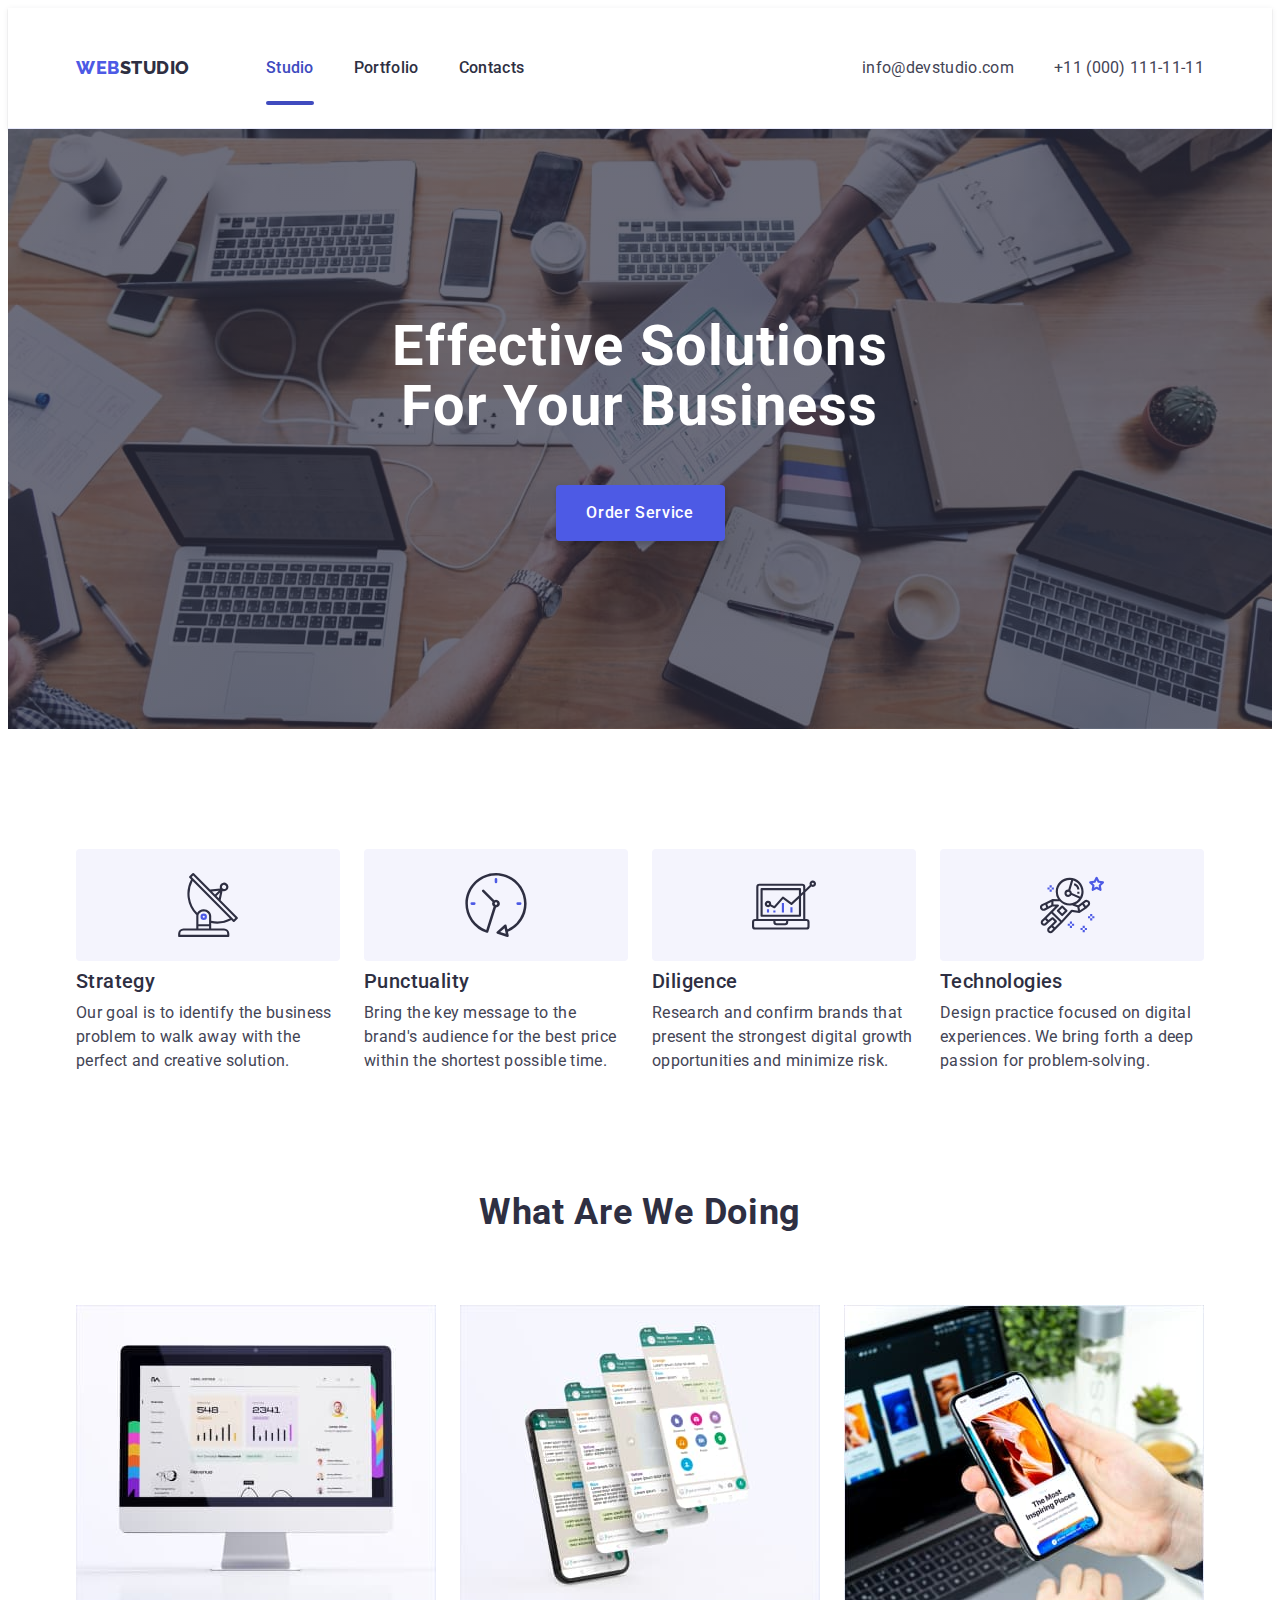
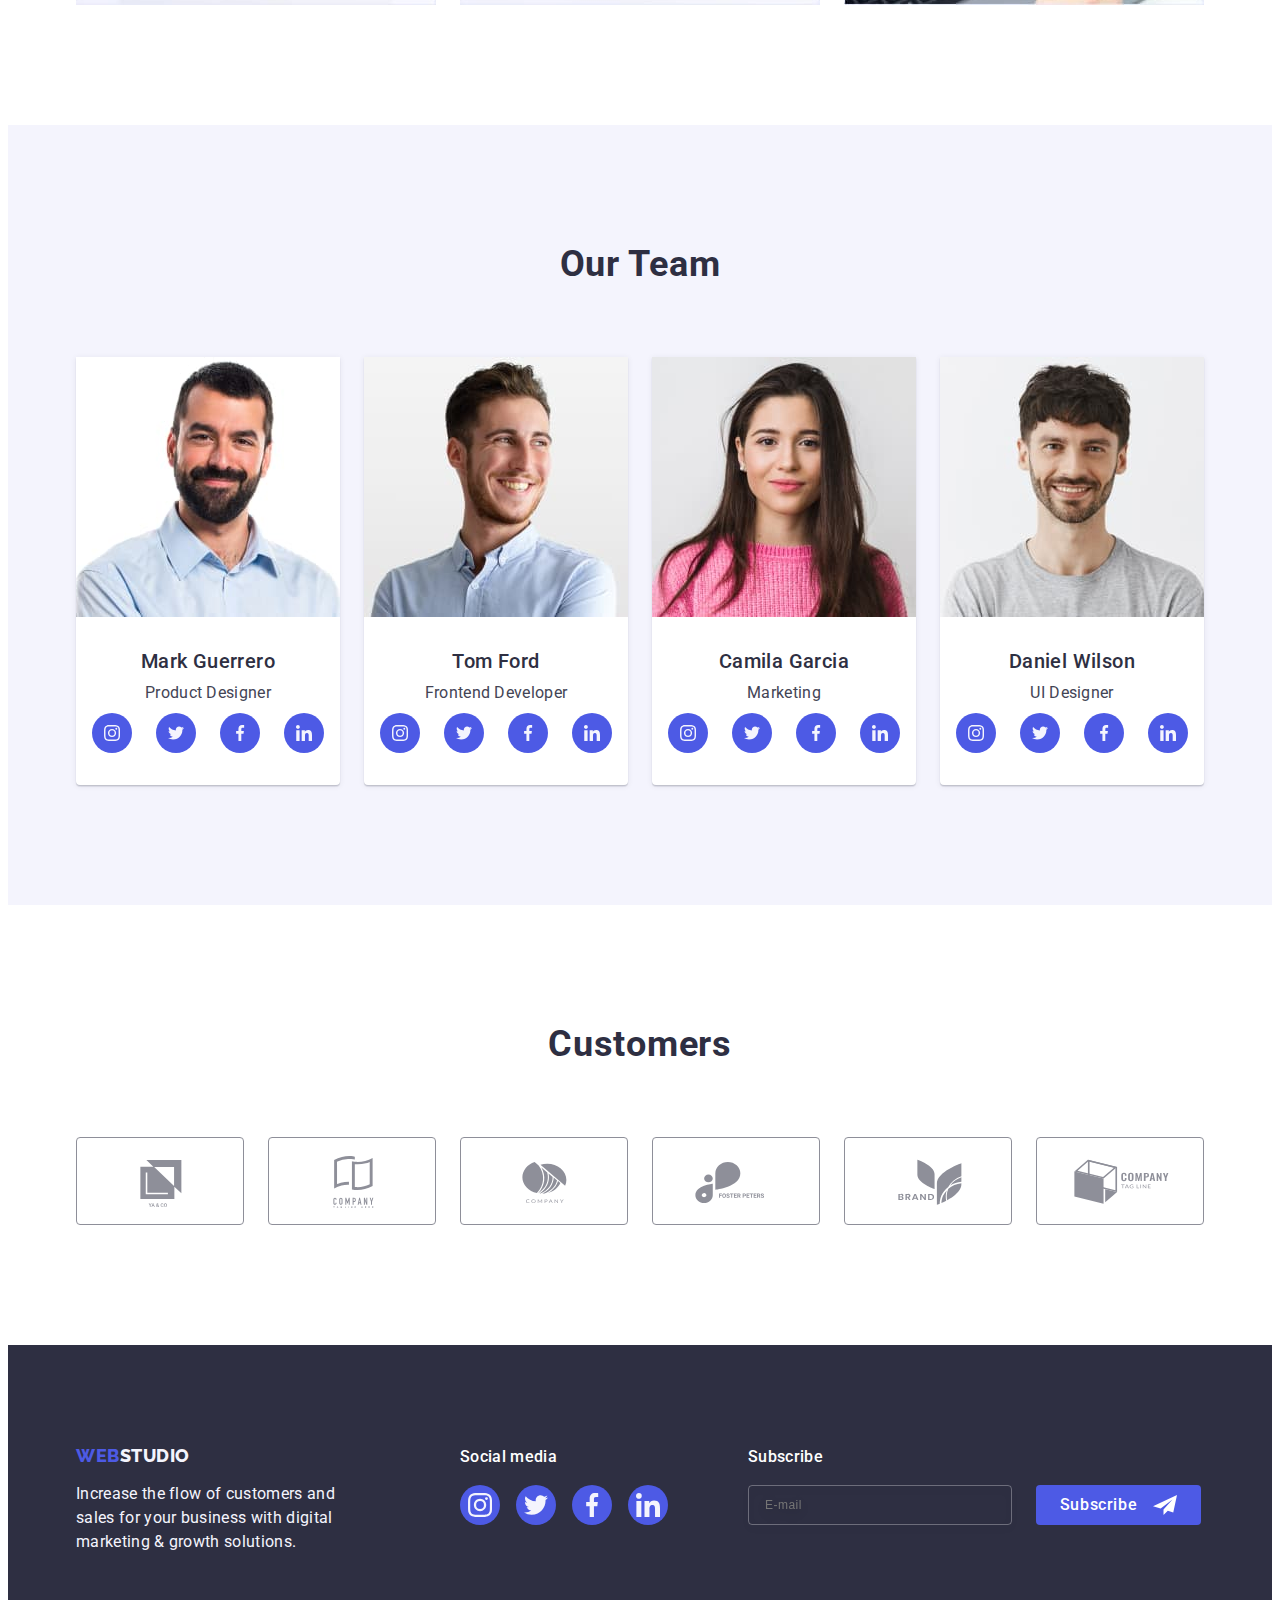
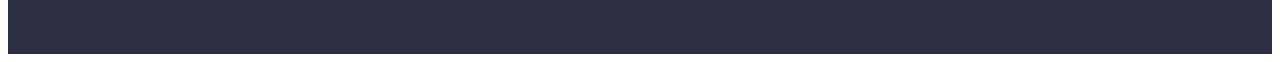
<file: index.html>
<!DOCTYPE html>
<html lang="en">

<head>
    <meta charset="UTF-8">
    <meta http-equiv="X-UA-Compatible" content="IE=edge">
    <meta name="viewport" content="width=device-width, initial-scale=1.0">
    <title>WebStudio</title>
    <link rel="preconnect" href="https://fonts.googleapis.com" />
    <link rel="preconnect" href="https://fonts.gstatic.com" crossorigin />
    <link href="https://fonts.googleapis.com/css2?family=Raleway:wght@800&family=Roboto:wght@400;500;700&display=swap"
        rel="stylesheet" />
    <link rel="stylesheet" href="https://cdnjs.cloudflare.com/ajax/libs/modern-normalize/2.0.0/modern-normalize.min.css"
        integrity="sha512-4xo8blKMVCiXpTaLzQSLSw3KFOVPWhm/TRtuPVc4WG6kUgjH6J03IBuG7JZPkcWMxJ5huwaBpOpnwYElP/m6wg=="
        crossorigin="anonymous" referrerpolicy="no-referrer" />
    <link rel="stylesheet" href="./css/styles.css" />

</head>

<body>
    <header class="header">
        <div class="container header-container">
            <nav class="header-nav">
                <a href="./index.html" class="header-logo link">Web<span class="style-logo">Studio</span>
                </a>
                <ul class="nav-list list">
                    <li class="nav-item"><a class="nav-link link current" href="./index.html">Studio</a></li>
                    <li class="nav-item"><a class="nav-link link" href="./portfolio.html">Portfolio</a></li>
                    <li class="nav-item"><a class="nav-link link" href="">Contacts</a></li>
                </ul>
            </nav>

            <address class="header-address">
                <ul class="address-list list">
                    <li class="address-item"><a class="address-link link"
                            href="mailto:info@devstudio.com">info@devstudio.com</a>
                    </li>
                    <li class="address-item"><a class="address-link link" href="tel:+110001111111">+11 (000)
                            111-11-11</a></li>
                </ul>
            </address>
            <button type="button" class="burger-button js-open-menu">
                <svg class="burger-svg" width="32" height="22">
                    <use href="./images/icons.svg#icon-burger-menu"></use>
                </svg>
            </button>
        </div>

        <!-- Mobile menu -->

        <div class="mob-menu js-menu-container">
            <div class="mob-menu-container">
                <button class="mob-close-button js-close-menu" type="button">
                    <svg class="close-icon" width="8" height="8">
                        <use href="./images/icons.svg#icon-close-black"></use>
                    </svg>
                </button>
                <nav class="mob-header-nav">
                    <ul class="mob-nav-list list">
                        <li class="mob-nav-item"><a href="./index.html" class="mob-nav-link link current">Studio</a>
                        </li>
                        <li class="mob-nav-item"><a href="./portfolio.html" class="mob-nav-link link">Portfolio</a></li>
                        <li class="mob-nav-item"><a href="" class="mob-nav-link link">Contacts</a></li>
                    </ul>
                </nav>
                <div class="mob-bottom">
                    <address class="mob-header-address">
                        <ul class="mob-address-list list">
                            <li class="tel"><a href="tel:+110001111111" target="_blank" class="link tel-color">+11
                                    (000)
                                    111-11-11</a></li>
                            <li><a href="mailto:info@devstudio.com" target="_blank"
                                    class="mob-address-link link">info@devstudio.com</a></li>
                        </ul>
                    </address>
                    <ul class="mob-soc-list list">
                        <li class="mob-soc-item">
                            <a href="" class="mob-soc-link link" target="_blank" rel="noopener noreferrer">
                                <svg class="team-icon" width="24" height="24">
                                    <use href="./images/icons.svg#icon-instagram"></use>
                                </svg>
                            </a>
                        </li>
                        <li class="mob-soc-item">
                            <a href="" class="mob-soc-link link" target="_blank" rel="noopener noreferrer">
                                <svg class="team-icon" width="24" height="24">
                                    <use href="./images/icons.svg#icon-twitter"></use>
                                </svg>
                            </a>
                        </li>
                        <li class="mob-soc-item">
                            <a href="" class="mob-soc-link link" target="_blank" rel="noopener noreferrer">
                                <svg class="team-icon" width="24" height="24">
                                    <use href="./images/icons.svg#icon-facebook"></use>
                                </svg>
                            </a>
                        </li>
                        <li class="mob-soc-item">
                            <a href="" class="mob-soc-link link" target="_blank" rel="noopener noreferrer">
                                <svg class="team-icon" width="24" height="24">
                                    <use href="./images/icons.svg#icon-linkedin"></use>
                                </svg>
                            </a>
                        </li>
                    </ul>
                </div>
            </div>
        </div>
    </header>

    <main>

        <!-- Hero -->

        <section class="hero">
            <div class="container">
                <h1 class="hero-title">Effective Solutions for Your Business</h1>
                <button type="button" class="hero-button" data-modal-open>Order Service</button>
            </div>
        </section>

        <!-- Section 2 -->

        <section class="features">
            <div class="container">
                <h2 class="visually-hidden">Features</h2>
                <ul class="features-list list">
                    <li class="features-item">
                        <div class="features-item-box">
                            <svg class="features-item-icon" width="64" height="64">
                                <use href="./images/icons.svg#icon-antenna">

                                </use>
                            </svg>
                        </div>
                        <h3 class="features-item-title">Strategy</h3>
                        <p class="features-text">Our goal is to identify the business
                            problem to walk away with the perfect and creative solution.</p>
                    </li>
                    <li class="features-item">
                        <div class="features-item-box">
                            <svg class="features-item-icon" width="64" height="64">
                                <use href="./images/icons.svg#icon-clock">

                                </use>
                            </svg>
                        </div>
                        <h3 class="features-item-title">Punctuality</h3>
                        <p class="features-text">Bring the key message to the brand's audience for the best price within
                            the
                            shortest possible
                            time.</p>
                    </li>
                    <li class="features-item">
                        <div class="features-item-box">
                            <svg class="features-item-icon" width="64" height="64">
                                <use href="./images/icons.svg#icon-diagram">

                                </use>
                            </svg>
                        </div>
                        <h3 class="features-item-title">Diligence</h3>
                        <p class="features-text">Research and confirm brands that present the strongest digital growth
                            opportunities and minimize
                            risk.</p>
                    </li>
                    <li class="features-item">
                        <div class="features-item-box">
                            <svg class="features-item-icon" width="64" height="64">
                                <use href="./images/icons.svg#icon-astronaut">

                                </use>
                            </svg>
                        </div>
                        <h3 class="features-item-title">Technologies</h3>
                        <p class="features-text">Design practice focused on digital experiences. We bring forth a deep
                            passion for
                            problem-solving.</p>
                    </li>
                </ul>
            </div>
        </section>

        <!-- Section 3 -->

        <section class="project">
            <div class="container">
                <h2 class="project-title">What are we doing</h2>
                <ul class="project-list list">
                    <li class="project-item"><img srcset="./images/img1-2x.jpg 2x" src="./images/img1.jpg" alt="desktop"
                            width="360" height="300"></li>
                    <li class="project-item"><img srcset="./images/img2-2x.jpg 2x" src="./images/img2.jpg"
                            alt="phonescreen" width="360" height="300">
                    </li>
                    <li class="project-item"><img srcset="./images/img3-2x.jpg 2x" src="./images/img3.jpg"
                            alt="mobile app" width="360" height="300">
                    </li>
                </ul>
            </div>
        </section>

        <!-- Section 4 -->

        <section class="team">
            <div class="container">
                <h2 class="section-title">Our Team</h2>
                <ul class="team-list list">
                    <li class="team-item">
                        <img class="team-item-img" srcset="./images/mark-2x.jpg 2x" src="./images/mark.jpg"
                            alt="Mark Guerrero" width="264" height="260">
                        <div class="team-card">
                            <h3 class="teammate">Mark Guerrero</h3>
                            <p class="team-text">Product Designer</p>
                            <ul class="team-soc-list list">
                                <li class="team-soc-item">
                                    <a class="team-soc-link link" href="" target="_blank" rel="noopener noreferrer">
                                        <svg class="team-soc-icon" width="16" height="16">
                                            <use href="./images/icons.svg#icon-instagram"></use>
                                        </svg>
                                    </a>
                                </li>
                                <li class="team-soc-item">
                                    <a class="team-soc-link link" href="" target="_blank" rel="noopener noreferrer">
                                        <svg class="team-soc-icon" width="16" height="16">
                                            <use href="./images/icons.svg#icon-twitter"></use>
                                        </svg>
                                    </a>
                                </li>
                                <li class="team-soc-item">
                                    <a class="team-soc-link link" href="" target="_blank" rel="noopener noreferrer">
                                        <svg class="team-soc-icon" width="16" height="16">
                                            <use href="./images/icons.svg#icon-facebook"></use>
                                        </svg>
                                    </a>
                                </li>
                                <li class="team-soc-item">
                                    <a class="team-soc-link link" href="" target="_blank" rel="noopener noreferrer">
                                        <svg class="team-soc-icon" width="16" height="16">
                                            <use href="./images/icons.svg#icon-linkedin"></use>
                                        </svg>
                                    </a>
                                </li>
                            </ul>
                        </div>
                    </li>

                    <li class="team-item">
                        <img class="team-item-img" srcset="./images/tom-2x.jpg 2x" src="./images/tom.jpg" alt="Tom Ford"
                            width="264" height="260">
                        <div class="team-card">
                            <h3 class="teammate">Tom Ford</h3>
                            <p class="team-text">Frontend Developer</p>
                            <ul class="team-soc-list list">
                                <li class="team-soc-item">
                                    <a class="team-soc-link link" href="" target="_blank" rel="noopener noreferrer">
                                        <svg class="team-soc-icon" width="16" height="16">
                                            <use href="./images/icons.svg#icon-instagram"></use>
                                        </svg>
                                    </a>
                                </li>
                                <li class="team-soc-item">
                                    <a class="team-soc-link link" href="" target="_blank" rel="noopener noreferrer">
                                        <svg class="team-soc-icon" width="16" height="16">
                                            <use href="./images/icons.svg#icon-twitter"></use>
                                        </svg>
                                    </a>
                                </li>
                                <li class="team-soc-item">
                                    <a class="team-soc-link link" href="" target="_blank" rel="noopener noreferrer">
                                        <svg class="team-soc-icon" width="16" height="16">
                                            <use href="./images/icons.svg#icon-facebook"></use>
                                        </svg>
                                    </a>
                                </li>
                                <li class="team-soc-item">
                                    <a class="team-soc-link link" href="" target="_blank" rel="noopener noreferrer">
                                        <svg class="team-soc-icon" width="16" height="16">
                                            <use href="./images/icons.svg#icon-linkedin"></use>
                                        </svg>
                                    </a>
                                </li>
                            </ul>
                        </div>
                    </li>

                    <li class="team-item">
                        <img class="team-item-img" srcset="./images/camilia-2x.jpg 2x" src="./images/camila.jpg"
                            alt="Camila Garcia" width="264" height="260">
                        <div class="team-card">
                            <h3 class="teammate">Camila Garcia</h3>
                            <p class="team-text">Marketing</p>
                            <ul class="team-soc-list list">
                                <li class="team-soc-item">
                                    <a class="team-soc-link link" href="" target="_blank" rel="noopener noreferrer">
                                        <svg class="team-soc-icon" width="16" height="16">
                                            <use href="./images/icons.svg#icon-instagram"></use>
                                        </svg>
                                    </a>
                                </li>
                                <li class="team-soc-item">
                                    <a class="team-soc-link link" href="" target="_blank" rel="noopener noreferrer">
                                        <svg class="team-soc-icon" width="16" height="16">
                                            <use href="./images/icons.svg#icon-twitter"></use>
                                        </svg>
                                    </a>
                                </li>
                                <li class="team-soc-item">
                                    <a class="team-soc-link link" href="" target="_blank" rel="noopener noreferrer">
                                        <svg class="team-soc-icon" width="16" height="16">
                                            <use href="./images/icons.svg#icon-facebook"></use>
                                        </svg>
                                    </a>
                                </li>
                                <li class="team-soc-item">
                                    <a class="team-soc-link link" href="" target="_blank" rel="noopener noreferrer">
                                        <svg class="team-soc-icon" width="16" height="16">
                                            <use href="./images/icons.svg#icon-linkedin"></use>
                                        </svg>
                                    </a>
                                </li>
                            </ul>
                        </div>
                    </li>

                    <li class="team-item">
                        <img class="team-item-img" srcset="./images/daniel-2x.jpg 2x" src="./images/daniel.jpg"
                            alt="Daniel Wilson" width="264" height="260">
                        <div class="team-card">
                            <h3 class="teammate">Daniel Wilson</h3>
                            <p class="team-text">UI Designer</p>
                            <ul class="team-soc-list list">
                                <li class="team-soc-item">
                                    <a class="team-soc-link link" href="" target="_blank" rel="noopener noreferrer">
                                        <svg class="team-soc-icon" width="16" height="16">
                                            <use href="./images/icons.svg#icon-instagram"></use>
                                        </svg>
                                    </a>
                                </li>
                                <li class="team-soc-item">
                                    <a class="team-soc-link link" href="" target="_blank" rel="noopener noreferrer">
                                        <svg class="team-soc-icon" width="16" height="16">
                                            <use href="./images/icons.svg#icon-twitter"></use>
                                        </svg>
                                    </a>
                                </li>
                                <li class="team-soc-item">
                                    <a class="team-soc-link link" href="" target="_blank" rel="noopener noreferrer">
                                        <svg class="team-soc-icon" width="16" height="16">
                                            <use href="./images/icons.svg#icon-facebook"></use>
                                        </svg>
                                    </a>
                                </li>
                                <li class="team-soc-item">
                                    <a class="team-soc-link link" href="" target="_blank" rel="noopener noreferrer">
                                        <svg class="team-soc-icon" width="16" height="16">
                                            <use href="./images/icons.svg#icon-linkedin"></use>
                                        </svg>
                                    </a>
                                </li>
                            </ul>
                        </div>
                    </li>

                </ul>
            </div>
        </section>

        <!-- Section 5 -->

        <section class="customers">
            <div class="container">
                <h2 class="section-title">Customers</h2>
                <ul class="customers-list list">
                    <li class="customers-item">
                        <a class="customers-link link" href="" target="_blank" rel="noopener noreferrer">
                            <svg class="customers-icon" width="104" height="56">
                                <use href="./images/icons.svg#icon-logo1">

                                </use>
                            </svg>
                        </a>
                    </li>
                    <li class="customers-item">
                        <a class="customers-link link" href="" target="_blank" rel="noopener noreferrer">
                            <svg class="customers-icon" width="104" height="56">
                                <use href="./images/icons.svg#icon-logo2">

                                </use>
                            </svg>
                        </a>
                    </li>
                    <li class="customers-item">
                        <a class="customers-link link" href="" target="_blank" rel="noopener noreferrer">
                            <svg class="customers-icon" width="104" height="56">
                                <use href="./images/icons.svg#icon-logo3">

                                </use>
                            </svg>
                        </a>
                    </li>
                    <li class="customers-item">
                        <a class="customers-link link" href="" target="_blank" rel="noopener noreferrer">
                            <svg class="customers-icon" width="104" height="56">
                                <use href="./images/icons.svg#icon-logo4">

                                </use>
                            </svg>
                        </a>
                    </li>
                    <li class="customers-item">
                        <a class="customers-link link" href="" target="_blank" rel="noopener noreferrer">
                            <svg class="customers-icon" width="104" height="56">
                                <use href="./images/icons.svg#icon-logo5">

                                </use>
                            </svg>
                        </a>
                    </li>
                    <li class="customers-item">
                        <a class="customers-link link" href="" target="_blank" rel="noopener noreferrer">
                            <svg class="customers-icon" width="104" height="56">
                                <use href="./images/icons.svg#icon-logo6">

                                </use>
                            </svg>
                        </a>
                    </li>
                </ul>
            </div>

        </section>

    </main>

    <!-- Footer -->

    <footer class="footer">
        <div class="container footer-container">
            <div class="footer-left-container">
                <a href="./index.html" class="footer-logo link">Web<span class="logo-style">Studio</span></a>
                <p class="footer-text">Increase the flow of customers and sales for your business with digital marketing
                    & growth solutions.</p>
            </div>
            <div class="footer-right-container">
                <p class="footer-section-title">Social media</p>
                <ul class="footer-soc-list list">
                    <li class="footer-soc-item">
                        <a class="footer-soc-link link" href="" target="_blank" rel="noopener noreferrer">
                            <svg class="footer-soc-icon" width="24" height="24">
                                <use href="./images/icons.svg#icon-instagram"></use>
                            </svg>
                        </a>
                    </li>
                    <li class="footer-soc-item">
                        <a class="footer-soc-link link" href="" target="_blank" rel="noopener noreferrer">
                            <svg class="footer-soc-icon" width="24" height="24">
                                <use href="./images/icons.svg#icon-twitter"></use>
                            </svg>
                        </a>
                    </li>
                    <li class="footer-soc-item">
                        <a class="footer-soc-link link" href="" target="_blank" rel="noopener noreferrer">
                            <svg class="footer-soc-icon" width="24" height="24">
                                <use href="./images/icons.svg#icon-facebook"></use>
                            </svg>
                        </a>
                    </li>
                    <li class="footer-soc-item">
                        <a class="footer-soc-link link" href="" target="_blank" rel="noopener noreferrer">
                            <svg class="footer-soc-icon" width="24" height="24">
                                <use href="./images/icons.svg#icon-linkedin"></use>
                            </svg>
                        </a>
                    </li>
                </ul>
            </div>
            <div class="footer-form">
                <p class="footer-section-title">Subscribe</p>
                <form class="subscribe-form">
                    <label class="footer-form-field">
                        <input class="footer-input" name="email" minlength="3" pattern="[a-z]" type="email"
                            placeholder="E-mail" />
                    </label>
                    <button type="submit" class="footer-button">Subscribe
                        <svg class="footer-button-icon" width="24" height="24">
                            <use href="./images/icons.svg#icon-subscribe-icon"></use>
                        </svg>
                    </button>
                </form>
            </div>
        </div>
    </footer>

    <!-- Modal-window -->

    <div class="backdrop is-hidden" data-modal>
        <div class="modal">
            <button type="button" class="modal-close-button" data-modal-close>
                <svg class="modal-close-icon" width="8" height="8">
                    <use href="./images/icons.svg#icon-close-black-18dp-2-1-2"></use>
                </svg>
            </button>
            <p class="modal-title">Leave your contacts and we will call you back</p>
            <form class="modal-form">
                <div class="modal-field">
                    <label for="user-name" class="modal-form-field">Name</label>
                    <div class="input-wrap">
                        <input id="user-name" type="text" name="user-name" class="modal-input" required
                            pattern="[a-zA-Z]+" minlength="2" />
                        <svg class="modal-icon" width="18" height="24">
                            <use href="./images/icons.svg#icon-person-black-18dp-1-1"></use>
                        </svg>
                    </div>
                </div>
                <div class="modal-field">
                    <label for="user-phone" class="modal-form-field">Phone</label>
                    <div class="input-wrap">
                        <input id="user-phone" type="tel" name="user-phone" class="modal-input" required
                            pattern="^[0-9]{3}-[0-9]{3}-[0-9]{2}-[0-9]{2}" title="xxx-xxx-xx-xx" />
                        <svg class="modal-icon" width="18" height="24">
                            <use href="./images/icons.svg#icon-phone-black-18dp-1-1"></use>
                        </svg>
                    </div>
                </div>
                <div class="modal-field">
                    <label for="user-email" class="modal-form-field">Email</label>
                    <div class="input-wrap">
                        <input id="user-email" type="email" name="user-email" class="modal-input" required />
                        <svg class="modal-icon" width="18" height="24">
                            <use href="./images/icons.svg#icon-email-black-18dp-1-1"></use>
                        </svg>
                    </div>
                </div>
                <div class="modal-comment-field">
                    <label for="user-comment" class="modal-form-field">Comment</label>
                    <textarea id="user-comment" name="user-comment" class="modal-comment"
                        placeholder="Text input"></textarea>
                </div>
                <div class="modal-checkbox">
                    <input id="user-privacy" type="checkbox" name="user-privacy" value="true"
                        class="modal-form-check visually-hidden">
                    <label for="user-privacy" class="modal-form-check-desc">
                        <span class="checkbox-icon">
                            <svg class="check-icon" width="10" height="8">
                                <use href="./images/icons.svg#icon-check-icon"></use>
                            </svg>
                        </span> I accept the terms and conditions of the <a class="checkbox-link" href="">Privacy
                            Policy</a>
                    </label>
                </div>
                <button type="submit" class="modal-submit-button">Send</button>

            </form>
        </div>
    </div>
    <script src="./js/modal.js"></script>
    <script src="./js/mobile-menu.js"></script>
</body>

</html>
</file>
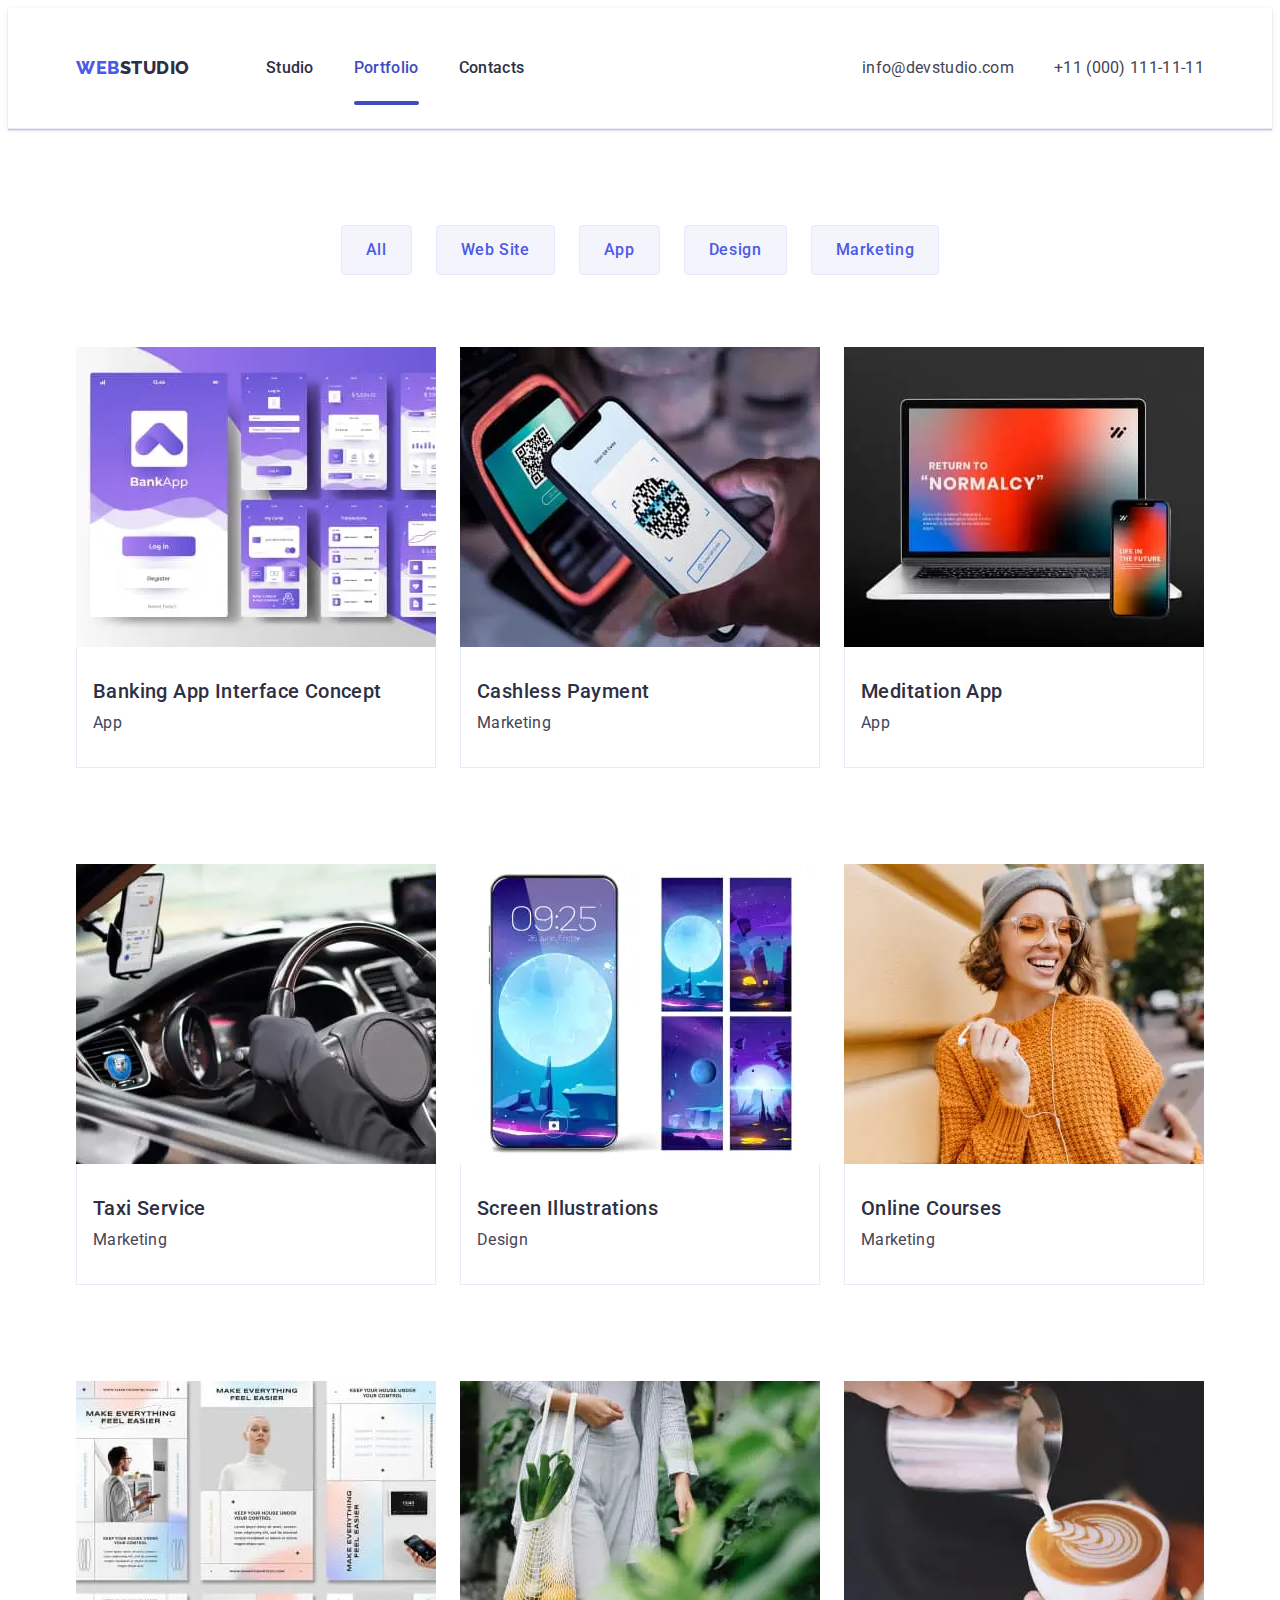
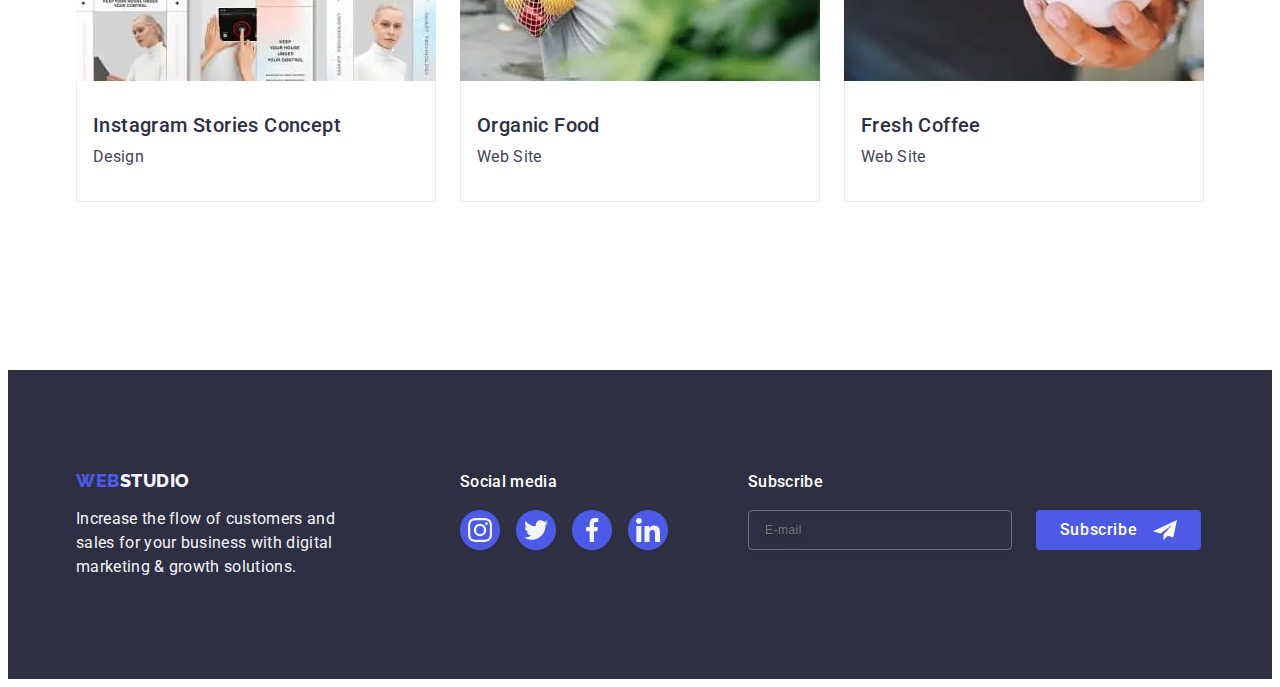
<file: portfolio.html>
<!DOCTYPE html>
<html lang="en">

<head>
    <meta charset="UTF-8">
    <meta http-equiv="X-UA-Compatible" content="IE=edge">
    <meta name="viewport" content="width=device-width, initial-scale=1.0">
    <title>Portfolio</title>
    <link rel="preconnect" href="https://fonts.googleapis.com">
    <link rel="preconnect" href="https://fonts.gstatic.com" crossorigin>
    <link href="https://fonts.googleapis.com/css2?family=Raleway:wght@800&family=Roboto:wght@400;500;700&display=swap"
        rel="stylesheet">
    <link rel="stylesheet" href="https://cdnjs.cloudflare.com/ajax/libs/modern-normalize/2.0.0/modern-normalize.min.css"
        integrity="sha512-4xo8blKMVCiXpTaLzQSLSw3KFOVPWhm/TRtuPVc4WG6kUgjH6J03IBuG7JZPkcWMxJ5huwaBpOpnwYElP/m6wg=="
        crossorigin="anonymous" referrerpolicy="no-referrer">
    <link rel="stylesheet" href="./css/styles.css">

</head>

<body>
    <header class="header">
        <div class="container header-container">
            <nav class="header-nav">
                <a href="./index.html" class="header-logo link">Web<span class="style-logo">Studio</span>
                </a>
                <ul class="nav-list list">
                    <li class="nav-item"><a class="nav-link link " href="./index.html">Studio</a></li>
                    <li class="nav-item"><a class="nav-link link current" href="./portfolio.html">Portfolio</a></li>
                    <li class="nav-item"><a class="nav-link link" href="">Contacts</a></li>
                </ul>
            </nav>

            <address class="header-address">
                <ul class="address-list list">
                    <li class="address-item"><a class="address-link link"
                            href="mailto:info@devstudio.com">info@devstudio.com</a>
                    </li>
                    <li class="address-item"><a class="address-link link" href="tel:+110001111111">+11 (000)
                            111-11-11</a></li>
                </ul>
            </address>
            <button type="button" class="burger-button js-open-menu">
                <svg class="burger-svg" width="32" height="22">
                    <use href="./images/icons.svg#icon-burger-menu"></use>
                </svg>
            </button>
        </div>

        <!-- Mobile menu -->

        <div class="mob-menu js-menu-container">
            <div class="mob-menu-container">
                <button class="mob-close-button js-close-menu" type="button">
                    <svg class="close-icon" width="8" height="8">
                        <use href="./images/icons.svg#icon-close-black"></use>
                    </svg>
                </button>
                <nav class="mob-header-nav">
                    <ul class="mob-nav-list list">
                        <li class="mob-nav-item"><a href="./index.html" class="mob-nav-link link ">Studio</a>
                        </li>
                        <li class="mob-nav-item"><a href="./portfolio.html"
                                class="mob-nav-link link current">Portfolio</a>
                        </li>
                        <li class="mob-nav-item"><a href="" class="mob-nav-link link">Contacts</a></li>
                    </ul>
                </nav>
                <div class="mob-bottom">
                    <address class="mob-header-address">
                        <ul class="mob-address-list list">
                            <li class="tel"><a href="tel:+110001111111" target="_blank" class="link tel-color">+11
                                    (000)
                                    111-11-11</a></li>
                            <li><a href="mailto:info@devstudio.com" target="_blank"
                                    class="mob-address-link link">info@devstudio.com</a></li>
                        </ul>
                    </address>
                    <ul class="mob-soc-list list">
                        <li class="mob-soc-item">
                            <a href="" class="mob-soc-link link" target="_blank" rel="noopener noreferrer">
                                <svg class="team-icon" width="24" height="24">
                                    <use href="./images/icons.svg#icon-instagram"></use>
                                </svg>
                            </a>
                        </li>
                        <li class="mob-soc-item">
                            <a href="" class="mob-soc-link link" target="_blank" rel="noopener noreferrer">
                                <svg class="team-icon" width="24" height="24">
                                    <use href="./images/icons.svg#icon-twitter"></use>
                                </svg>
                            </a>
                        </li>
                        <li class="mob-soc-item">
                            <a href="" class="mob-soc-link link" target="_blank" rel="noopener noreferrer">
                                <svg class="team-icon" width="24" height="24">
                                    <use href="./images/icons.svg#icon-facebook"></use>
                                </svg>
                            </a>
                        </li>
                        <li class="mob-soc-item">
                            <a href="" class="mob-soc-link link" target="_blank" rel="noopener noreferrer">
                                <svg class="team-icon" width="24" height="24">
                                    <use href="./images/icons.svg#icon-linkedin"></use>
                                </svg>
                            </a>
                        </li>
                    </ul>
                </div>
            </div>
        </div>
    </header>

    <main>

        <!-- Our Products -->

        <section class="about">
            <div class="container">
                <h1 class="about-title visually-hidden">About our products</h1>
                <ul class="about-list list">
                    <li class="about-item"><button type="button" class="about-button">All</button></li>
                    <li class="about-item"><button type="button" class="about-button">Web Site</button></li>
                    <li class="about-item"><button type="button" class="about-button">App</button></li>
                    <li class="about-item"><button type="button" class="about-button">Design</button></li>
                    <li class="about-item"><button type="button" class="about-button">Marketing</button></li>
                </ul>
                <ul class="products-list list">
                    <li class="product-item "><a href="" class=" product-link link ">
                            <div class="portfolio-image-wrap">
                                <picture>
                                    <source srcset="
                                        ./images/portfolio/desk1-2x.webp 2x,
                                        ./images/portfolio/desk1-1x.webp 1x
                    " media="(min-width: 1158px)" />
                                    <source srcset="
                                        ./images/portfolio/desk1-2x.jpeg 2x,
                                        ./images/portfolio/desk1-1x.jpg 1x
                    " media="(min-width: 1158px)" />
                                    <source srcset="
                                        ./images/portfolio/tab1-2x.webp 2x,
                                        ./images/portfolio/tab1-1x.webp 1x
                    " media="(min-width: 768px)" />
                                    <source srcset="
                                        ./images/portfolio/tab1-2x.jpeg 2x,
                                        ./images/portfolio/tab1-1x.jpeg 1x
                    " media="(min-width: 768px)" />
                                    <source srcset="
                                        ./images/portfolio/mob1-2x.webp 2x,
                                        ./images/portfolio/mob1-1x.webp 1x
                    " media="(max-width: 767px)" />
                                    <source srcset="
                                        ./images/portfolio/mob1-2x.jpeg 2x,
                                        ./images/portfolio/mob1-1x.jpeg 1x
                    " media="(max-width: 767px)" />
                                    <img class="portfolio-image" src="./images/portfolio/desk1-1x.jpg"
                                        alt="Banking App">
                                </picture>
                                <p class="image-cover-text">
                                    14 Stylish and User-Friendly App Design Concepts · Task Manager App · Calorie
                                    Tracker
                                    App · Exotic Fruit Ecommerce App · Cloud Storage App
                                </p>
                            </div>

                            <div class="portfolio-card">
                                <h2 class="product-title link">Banking App Interface Concept</h2>
                                <p class="product-text">App</p>
                            </div>
                        </a></li>
                    <li class="product-item"><a href="" class=" product-link link">
                            <div class="portfolio-image-wrap">
                                <picture>
                                    <source srcset="
                                        ./images/portfolio/desk2-2x.webp 2x,
                                        ./images/portfolio/desk2-1x.webp 1x
                    " media="(min-width: 1158px)" />
                                    <source srcset="
                                        ./images/portfolio/desk2-2x.jpeg 2x,
                                        ./images/portfolio/desk2-1x.jpg 1x
                    " media="(min-width: 1158px)" />
                                    <source srcset="
                                        ./images/portfolio/tab2-2x.webp 2x,
                                        ./images/portfolio/tab2-1x.webp 1x
                    " media="(min-width: 768px)" />
                                    <source srcset="
                                        ./images/portfolio/tab2-2x.jpeg 2x,
                                        ./images/portfolio/tab2-1x.jpeg 1x
                    " media="(min-width: 768px)" />
                                    <source srcset="
                                        ./images/portfolio/mob2-2x.webp 2x,
                                        ./images/portfolio/mob2-1x.webp 1x
                    " media="(max-width: 767px)" />
                                    <source srcset="
                                        ./images/portfolio/mob2-2x.jpeg 2x,
                                        ./images/portfolio/mob2-1x.jpeg 1x
                    " media="(max-width: 767px)" />
                                    <img class="portfolio-image" src="./images/portfolio/desk2-1x.jpg"
                                        alt="Payment by phone">
                                </picture>
                                <p class="image-cover-text">
                                    14 Stylish and User-Friendly App Design Concepts · Task Manager App · Calorie
                                    Tracker
                                    App · Exotic Fruit Ecommerce App · Cloud Storage App
                                </p>
                            </div>

                            <div class="portfolio-card">
                                <h2 class="product-title link">Cashless Payment</h2>
                                <p class="product-text">Marketing</p>
                            </div>
                        </a></li>
                    <li class="product-item"><a href="" class=" product-link link">
                            <div class="portfolio-image-wrap">
                                <picture>
                                    <source srcset="
                                        ./images/portfolio/desk3-2x.webp 2x,
                                        ./images/portfolio/desk3-1x.webp 1x
                    " media="(min-width: 1158px)" />
                                    <source srcset="
                                        ./images/portfolio/desk3-2x.jpeg 2x,
                                        ./images/portfolio/desk3-1x.jpg 1x
                    " media="(min-width: 1158px)" />
                                    <source srcset="
                                        ./images/portfolio/tab3-2x.webp 2x,
                                        ./images/portfolio/tab3-1x.webp 1x
                    " media="(min-width: 768px)" />
                                    <source srcset="
                                        ./images/portfolio/tab3-2x.jpeg 2x,
                                        ./images/portfolio/tab3-1x.jpeg 1x
                    " media="(min-width: 768px)" />
                                    <source srcset="
                                        ./images/portfolio/mob3-2x.webp 2x,
                                        ./images/portfolio/mob3-1x.webp 1x
                    " media="(max-width: 767px)" />
                                    <source srcset="
                                        ./images/portfolio/mob3-2x.jpeg 2x,
                                        ./images/portfolio/mob3-1x.jpeg 1x
                    " media="(max-width: 767px)" />
                                    <img class="portfolio-image" src="./images/portfolio/desk3-1x.jpg"
                                        alt="Meditation App">
                                </picture>
                                <p class="image-cover-text">
                                    14 Stylish and User-Friendly App Design Concepts · Task Manager App · Calorie
                                    Tracker
                                    App · Exotic Fruit Ecommerce App · Cloud Storage App
                                </p>
                            </div>

                            <div class="portfolio-card">
                                <h2 class="product-title link">Meditation App</h2>
                                <p class="product-text">App</p>
                            </div>
                        </a></li>
                    <li class="product-item"><a href="" class=" product-link link">
                            <div class="portfolio-image-wrap">
                                <picture>
                                    <source srcset="
                                    ./images/portfolio/desk4-2x.webp 2x,
                                    ./images/portfolio/desk4-1x.webp 1x
                    " media="(min-width: 1158px)" />
                                    <source srcset="
                                    ./images/portfolio/desk4-2x.jpeg 2x,
                                    ./images/portfolio/desk4-1x.jpg 1x
                    " media="(min-width: 1158px)" />
                                    <source srcset="
                                    ./images/portfolio/tab4-2x.webp 2x,
                                    ./images/portfolio/tab4-1x.webp 1x
                    " media="(min-width: 768px)" />
                                    <source srcset="
                                    ./images/portfolio/tab4-2x.jpeg 2x,
                                    ./images/portfolio/tab4-1x.jpeg 1x
                    " media="(min-width: 768px)" />
                                    <source srcset="
                                    ./images/portfolio/mob4-2x.webp 2x,
                                    ./images/portfolio/mob4-1x.webp 1x
                    " media="(max-width: 767px)" />
                                    <source srcset="
                                    ./images/portfolio/mob4-2x.jpeg 2x,
                                    ./images/portfolio/mob4-1x.jpeg 1x
                    " media="(max-width: 767px)" />
                                    <img class="portfolio-image" src="./images/portfolio/desk4-1x.jpg"
                                        alt="Taxi Service">
                                </picture>
                                <p class="image-cover-text">
                                    14 Stylish and User-Friendly App Design Concepts · Task Manager App · Calorie
                                    Tracker
                                    App · Exotic Fruit Ecommerce App · Cloud Storage App
                                </p>
                            </div>

                            <div class="portfolio-card">
                                <h2 class="product-title link">Taxi Service</h2>
                                <p class="product-text">Marketing</p>
                            </div>
                        </a></li>
                    <li class="product-item"><a href="" class=" product-link link">
                            <div class="portfolio-image-wrap">
                                <picture>
                                    <source srcset="
                                    ./images/portfolio/desk5-2x.webp 2x,
                                    ./images/portfolio/desk5-1x.webp 1x
                    " media="(min-width: 1158px)" />
                                    <source srcset="
                                    ./images/portfolio/desk5-2x.jpeg 2x,
                                    ./images/portfolio/desk5-1x.jpg 1x
                    " media="(min-width: 1158px)" />
                                    <source srcset="
                                    ./images/portfolio/tab5-2x.webp 2x,
                                    ./images/portfolio/tab5-1x.webp 1x
                    " media="(min-width: 768px)" />
                                    <source srcset="
                                    ./images/portfolio/tab5-2x.jpeg 2x,
                                    ./images/portfolio/tab5-1x.jpeg 1x
                    " media="(min-width: 768px)" />
                                    <source srcset="
                                    ./images/portfolio/mob5-2x.webp 2x,
                                    ./images/portfolio/mob5-1x.webp 1x
                    " media="(max-width: 767px)" />
                                    <source srcset="
                                    ./images/portfolio/mob5-2x.jpeg 2x,
                                    ./images/portfolio/mob5-1x.jpeg 1x
                    " media="(max-width: 767px)" />
                                    <img class="portfolio-image" src="./images/portfolio/desk5-1x.jpg"
                                        alt="Phonescreen">
                                </picture>
                                <p class="image-cover-text">
                                    14 Stylish and User-Friendly App Design Concepts · Task Manager App · Calorie
                                    Tracker
                                    App · Exotic Fruit Ecommerce App · Cloud Storage App
                                </p>
                            </div>

                            <div class="portfolio-card">
                                <h2 class="product-title link">Screen Illustrations</h2>
                                <p class="product-text">Design</p>
                            </div>
                        </a></li>
                    <li class="product-item"><a href="" class=" product-link link">
                            <div class="portfolio-image-wrap">
                                <picture>
                                    <source srcset="
                                    ./images/portfolio/desk6-2x.webp 2x,
                                    ./images/portfolio/desk6-1x.webp 1x
                    " media="(min-width: 1158px)" />
                                    <source srcset="
                                    ./images/portfolio/desk6-2x.jpeg 2x,
                                    ./images/portfolio/desk6-1x.jpg 1x
                    " media="(min-width: 1158px)" />
                                    <source srcset="
                                    ./images/portfolio/tab6-2x.webp 2x,
                                    ./images/portfolio/tab6-1x.webp 1x
                    " media="(min-width: 768px)" />
                                    <source srcset="
                                    ./images/portfolio/tab6-2x.jpeg 2x,
                                    ./images/portfolio/tab6-1x.jpeg 1x
                    " media="(min-width: 768px)" />
                                    <source srcset="
                                    ./images/portfolio/mob6-2x.webp 2x,
                                    ./images/portfolio/mob6-1x.webp 1x
                    " media="(max-width: 767px)" />
                                    <source srcset="
                                    ./images/portfolio/mob6-2x.jpeg 2x,
                                    ./images/portfolio/mob6-1x.jpeg 1x
                    " media="(max-width: 767px)" />
                                    <img class="portfolio-image" src="./images/portfolio/desk6-1x.jpg"
                                        alt="Happy customer">
                                </picture>
                                <p class="image-cover-text">
                                    14 Stylish and User-Friendly App Design Concepts · Task Manager App · Calorie
                                    Tracker
                                    App · Exotic Fruit Ecommerce App · Cloud Storage App
                                </p>
                            </div>

                            <div class="portfolio-card">
                                <h2 class="product-title link">Online Courses</h2>
                                <p class="product-text">Marketing</p>
                            </div>
                        </a></li>
                    <li class="product-item"><a href="" class=" product-link link">
                            <div class="portfolio-image-wrap">
                                <picture>
                                    <source srcset="
                                    ./images/portfolio/desk7-2x.webp 2x,
                                    ./images/portfolio/desk7-1x.webp 1x
                    " media="(min-width: 1158px)" />
                                    <source srcset="
                                    ./images/portfolio/desk7-2x.jpeg 2x,
                                    ./images/portfolio/desk7-1x.jpg 1x
                    " media="(min-width: 1158px)" />
                                    <source srcset="
                                    ./images/portfolio/tab7-2x.webp 2x,
                                    ./images/portfolio/tab7-1x.webp 1x
                    " media="(min-width: 768px)" />
                                    <source srcset="
                                    ./images/portfolio/tab7-2x.jpeg 2x,
                                    ./images/portfolio/tab7-1x.jpeg 1x
                    " media="(min-width: 768px)" />
                                    <source srcset="
                                    ./images/portfolio/mob7-2x.webp 2x,
                                    ./images/portfolio/mob7-1x.webp 1x
                    " media="(max-width: 767px)" />
                                    <source srcset="
                                    ./images/portfolio/mob7-2x.jpeg 2x,
                                    ./images/portfolio/mob7-1x.jpeg 1x
                    " media="(max-width: 767px)" />
                                    <img class="portfolio-image" src="./images/portfolio/desk7-1x.jpg"
                                        alt="Instagram Stories">
                                </picture>
                                <p class="image-cover-text">
                                    14 Stylish and User-Friendly App Design Concepts · Task Manager App · Calorie
                                    Tracker
                                    App · Exotic Fruit Ecommerce App · Cloud Storage App
                                </p>
                            </div>

                            <div class="portfolio-card">
                                <h2 class="product-title link">Instagram Stories Concept</h2>
                                <p class="product-text">Design</p>
                            </div>
                        </a></li>
                    <li class="product-item"><a href="" class=" product-link link">
                            <div class="portfolio-image-wrap">
                                <picture>
                                    <source srcset="
                                    ./images/portfolio/desk8-2x.webp 2x,
                                    ./images/portfolio/desk8-1x.webp 1x
                    " media="(min-width: 1158px)" />
                                    <source srcset="
                                    ./images/portfolio/desk8-2x.jpeg 2x,
                                    ./images/portfolio/desk8-1x.jpg 1x
                    " media="(min-width: 1158px)" />
                                    <source srcset="
                                    ./images/portfolio/tab8-2x.webp 2x,
                                    ./images/portfolio/tab8-1x.webp 1x
                    " media="(min-width: 768px)" />
                                    <source srcset="
                                    ./images/portfolio/tab8-2x.jpeg 2x,
                                    ./images/portfolio/tab8-1x.jpeg 1x
                    " media="(min-width: 768px)" />
                                    <source srcset="
                                    ./images/portfolio/mob8-2x.webp 2x,
                                    ./images/portfolio/mob8-1x.webp 1x
                    " media="(max-width: 767px)" />
                                    <source srcset="
                                    ./images/portfolio/mob8-2x.jpeg 2x,
                                    ./images/portfolio/mob8-1x.jpeg 1x
                    " media="(max-width: 767px)" />
                                    <img class="portfolio-image" src="./images/portfolio/desk8-1x.jpg"
                                        alt="Organic Food">
                                </picture>
                                <p class="image-cover-text">
                                    14 Stylish and User-Friendly App Design Concepts · Task Manager App · Calorie
                                    Tracker
                                    App · Exotic Fruit Ecommerce App · Cloud Storage App
                                </p>
                            </div>

                            <div class="portfolio-card">
                                <h2 class="product-title link">Organic Food</h2>
                                <p class="product-text">Web Site</p>
                            </div>
                        </a></li>
                    <li class="product-item"><a href="" class=" product-link link">
                            <div class="portfolio-image-wrap">
                                <picture>
                                    <source srcset="
                                    ./images/portfolio/desk9-2x.webp 2x,
                                    ./images/portfolio/desk9-1x.webp 1x
                    " media="(min-width: 1158px)" />
                                    <source srcset="
                                    ./images/portfolio/desk9-2x.jpeg 2x,
                                    ./images/portfolio/desk9-1x.jpg 1x
                    " media="(min-width: 1158px)" />
                                    <source srcset="
                                    ./images/portfolio/tab9-2x.webp 2x,
                                    ./images/portfolio/tab9-1x.webp 1x
                    " media="(min-width: 768px)" />
                                    <source srcset="
                                    ./images/portfolio/tab9-2x.jpeg 2x,
                                    ./images/portfolio/tab9-1x.jpeg 1x
                    " media="(min-width: 768px)" />
                                    <source srcset="
                                    ./images/portfolio/mob9-2x.webp 2x,
                                    ./images/portfolio/mob9-1x.webp 1x
                    " media="(max-width: 767px)" />
                                    <source srcset="
                                    ./images/portfolio/mob9-2x.jpeg 2x,
                                    ./images/portfolio/mob9-1x.jpeg 1x
                    " media="(max-width: 767px)" />
                                    <img class="portfolio-image" src="./images/portfolio/desk9-1x.jpg"
                                        alt="Cup of Coffee">
                                </picture>
                                <p class="image-cover-text">
                                    14 Stylish and User-Friendly App Design Concepts · Task Manager App · Calorie
                                    Tracker
                                    App · Exotic Fruit Ecommerce App · Cloud Storage App
                                </p>
                            </div>

                            <div class="portfolio-card">
                                <h2 class="product-title link">Fresh Coffee</h2>
                                <p class="product-text">Web Site</p>
                            </div>
                        </a></li>
                </ul>
            </div>
        </section>

    </main>

    <!-- Footer -->

    <footer class="footer">
        <div class="container footer-container">
            <div class="footer-left-container">
                <a href="./index.html" class="footer-logo link">Web<span class="logo-style">Studio</span></a>
                <p class="footer-text">Increase the flow of customers and sales for your business with digital marketing
                    & growth solutions.</p>
            </div>
            <div class="footer-right-container">
                <p class="footer-section-title">Social media</p>
                <ul class="footer-soc-list list">
                    <li class="footer-soc-item">
                        <a class="footer-soc-link link" href="" target="_blank" rel="noopener noreferrer">
                            <svg class="footer-soc-icon" width="24" height="24">
                                <use href="./images/icons.svg#icon-instagram"></use>
                            </svg>
                        </a>
                    </li>
                    <li class="footer-soc-item">
                        <a class="footer-soc-link link" href="" target="_blank" rel="noopener noreferrer">
                            <svg class="footer-soc-icon" width="24" height="24">
                                <use href="./images/icons.svg#icon-twitter"></use>
                            </svg>
                        </a>
                    </li>
                    <li class="footer-soc-item">
                        <a class="footer-soc-link link" href="" target="_blank" rel="noopener noreferrer">
                            <svg class="footer-soc-icon" width="24" height="24">
                                <use href="./images/icons.svg#icon-facebook"></use>
                            </svg>
                        </a>
                    </li>
                    <li class="footer-soc-item">
                        <a class="footer-soc-link link" href="" target="_blank" rel="noopener noreferrer">
                            <svg class="footer-soc-icon" width="24" height="24">
                                <use href="./images/icons.svg#icon-linkedin"></use>
                            </svg>
                        </a>
                    </li>
                </ul>
            </div>
            <div class="footer-form">
                <p class="footer-section-title">Subscribe</p>
                <form class="subscribe-form">
                    <label class="footer-form-field">
                        <input class="footer-input" name="email" minlength="3" pattern="[a-z]" type="email"
                            placeholder="E-mail" />
                    </label>
                    <button type="submit" class="footer-button">Subscribe
                        <svg class="footer-button-icon" width="24" height="24">
                            <use href="./images/icons.svg#icon-subscribe-icon"></use>
                        </svg>
                    </button>
                </form>
            </div>
        </div>
    </footer>

    <script src="./js/mobile-menu.js"></script>
</body>

</html>
</file>
<file: css/styles.css>
*,
::after,
::before {
    box-sizing: border-box;
}

:root {
    --color: #434455;
    --first-color: #FFFFFF;
    --light-blue-color: #4D5AE5;
    --navy-color: #2E2F42;
    --address-link-color: #434455;
    --text-color: #434455;
    --hover-color: #404BBF;
    --second-color: #F4F4FD;
    --border: #e7e9fc;
    --footer-soc-hover: #31d0aa;
    --customers-color: #8e8f99;
    --label-color: #8e8f99;
    --transition: 250ms cubic-bezier(0.4, 0, 0.2, 1);
}

body {
    font-family: 'Roboto', sans-serif;
    color: var(--color);
    background-color: var(--first-color);
}

.list {
    list-style: none;
}

.link {
    text-decoration: none;
}

h1,
h2,
h3,
h4,
h5,
h6,
p,
ul,
li {
    margin: 0;
    padding: 0;
}

img {
    display: block;
}

.container {
    width: 100%;
    padding: 0 16px;
}

@media screen and (min-width: 428px) {
    .container {
        width: 428px;
        margin: 0 auto;
    }
}

@media screen and (min-width: 768px) {
    .container {
        width: 768px;
    }
}

@media screen and (min-width: 1158px) {
    .container {
        width: 1158px;
        padding-left: 15px;
        padding-right: 15px;
    }
}

        /* Header */

    .header {
        border-bottom: 1px solid var(--border);
        box-shadow: 0px 1px 6px 0px rgba(46, 47, 66, 0.08),
        0px 1px 1px 0px rgba(46, 47, 66, 0.16),
        0px 2px 1px 0px rgba(46, 47, 66, 0.08);
        padding-top: 24px;
        padding-bottom: 24px;
}

    .header-container {
        display: flex;
        align-items: center;
}

    .header-logo {
    font-family: 'Raleway', sans-serif;
    font-style: normal;
    font-weight: 800;
    font-size: 18px;
    line-height: 1.17;
    letter-spacing: 0.03em;
    text-transform: uppercase;
    color: var(--light-blue-color);
}

    .style-logo {
    font-family: 'Raleway', sans-serif;
    font-style: normal;
    font-weight: 800;
    font-size: 18px;
    line-height: 1.17;
    letter-spacing: 0.03em;
    text-transform: uppercase;
    color: var(--navy-color);
}

@media screen and (max-width: 767px) {
    .header-container {
        display: flex;
        align-items: center;
        justify-content: space-between;
    }

    .nav-list {
        display: none;
    }

    .header-address {
        display: none;
    }

    .burger-button {
        border: none;
        width: 32px;
        height: 22px;
        padding: 0;
        display: block;
        background-color: transparent;
    }

    .burger-svg {
        stroke: var(--navy-color);
        transition: stroke var(--transition);
    }

    .burger-button:hover .burger-svg,
    .burger-button:hover .burger-svg {
        stroke: var(--hover-color);
    }
}

@media screen and (min-width: 768px) {
    .burger-button {
        display: none;
    }

    .header-logo {
        margin-right: 120px;
    }

    .header-nav {
        display: flex;
        align-items: center;
        margin-right: 120px;
    }

.nav-link {
    font-weight: 500;
    font-size: 16px;
    line-height: 1.5;
    letter-spacing: 0.02em;
    text-transform: capitalize;
    color: var(--navy-color);
    padding-top: 24px;
    padding-bottom: 24px;
    display: block;
    position: relative;
    transition: color var(--transition);
}

.nav-link.current:after {
    content: "";
    display: block;
    position: absolute;
    width: 100%;
    height: 4px;
    left: 0;
    bottom: -1px;
    background-color: var(--hover-color);
    border-radius: 2px;
}

.nav-link:hover,
.nav-link:focus,
.nav-link.current {
    color: var(--hover-color);
}

.nav-list {
    display: flex;
    gap: 40px;
}

.address-link {
    font-size: 12px;
    font-style: normal;
    line-height: 1.16px;
    letter-spacing: 0.02em;
    color: var(--address-link-color);
    transition: color var(--transition);
}

.address-item:first-child {
    margin-bottom: 12px;
}

.address-link:hover,
.address-link:focus {
    color: var(--hover-color);
}
}

@media screen and (min-width: 1158px) {
    .header-container {
        justify-content: space-between;
    }

    .header-logo {
        margin-right: 76px;
    }

    .address-list {
        display: flex;
        margin-left: auto;
        gap: 40px;
        align-items: center;
    }

    .address-item:first-child {
        margin-bottom: 0;
    }

    .address-link {
        font-style: normal;
        font-size: 16px;
        line-height: 1.5;
        letter-spacing: 0.02em;
        color: var(--text-color);
        transition: color var(--transition);
    }
}

     /* Mobile menu */

.mob-menu {
    position: fixed;
    width: 100%;
    height: 100%;
    top: 0;
    left: 0;
    z-index: 100;
    background-color: var(--first-color);
    opacity: 0;
    pointer-events: none;
    visibility: hidden;
    transition: opacity var(--transition), visibility var(--transition);
}

.mob-menu.is-open {
    opacity: 1;
    visibility: visible;
    pointer-events: auto;
}

.mob-menu-container {
    position: relative;
    width: 100vw;
    height: 100vh;
    padding: 80px 24px 40px 40px;
    display: flex;
    flex-direction: column;
    justify-content: space-between;
    overflow-y: scroll;
}

@media screen and (min-width: 428px) {
    .mob-menu-container {
        max-width: 767px;
        margin: 0 auto;
    }
}

.mob-close-button {
    padding: 0;
    margin: 0;
    width: 24px;
    height: 24px;
    border-radius: 50%;
    background-color: transparent;
    border: 1px solid rgba(0, 0, 0, 0.1);
    cursor: pointer;
    position: absolute;
    right: 24px;
    top: 24px;
    display: flex;
    justify-content: center;
    align-items: center;
    transition: background-color var(--transition), border var(--transition);
}

.close-icon {
    fill: var(--navy-color);
    transition: fill var(--transition);
}

.mob-close-button:hover,
.mob-close-button:focus {
    background-color: var(--hover-color);
    border: none;
}

.mob-close-button:hover .close-icon,
.mob-close-button:focus .close-icon {
    fill: var(--first-color);
}

.mob-nav-link {
    font-weight: 700;
    font-size: 36px;
    line-height: 1.11;
    letter-spacing: 0.72px;
    text-transform: capitalize;
    color: var(--navy-color);
}

.mob-nav-link.current,
.mob-nav-link.hover,
.mob-nav-link.focus {
    color: var(--hover-color);
}

.mob-nav-item:not(:last-child) {
    margin-bottom: 40px;
}

.tel-color {
    font-weight: 700;
    font-size: 24px;
    font-style: normal;
    line-height: 1.11;
    letter-spacing: 0.72px;
    text-transform: capitalize;
    margin-bottom: 40px;
    display: block;
    margin-bottom: 40px;
    color: var(--light-blue-color);
}

@media screen and (min-width: 428px) {
    .tel-color {
        font-size: 30px;
    }
}

.mob-address-link {
    font-weight: 500;
    font-style: normal;
    font-size: 20px;
    line-height: 1.2;
    letter-spacing: 0.02em;
    color: var(--text-color);
    display: block;
}

.mob-header-address {
    margin-bottom: 48px;
}

.mob-soc-list {
    display: flex;
    justify-content: flex-start;
    align-items: center;
    gap: 30px;
}

@media screen and (min-width: 428px) {
    .mob-soc-list {
        gap: 56px;
    }
}

.mob-soc-item {
    width: 40px;
    height: 40px;
}

.mob-soc-link {
    width: 100%;
    height: 100%;
    background-color: var(--light-blue-color);
    border-radius: 50%;
    display: flex;
    justify-content: center;
    align-items: center;
    transition: background-color var(--transition)
}

    .mob-soc-link:hover
    .mob-soc-link:focus {
        background-color: var(--hover-color);
    } 

  /* Hero */

.hero {
    background-color: var(--navy-color);
    padding-top: 112px;
    padding-bottom: 112px;
    background-image: linear-gradient(rgba(46, 47, 66, 0.7), rgba(46, 47, 66, 0.7)), url(../images/hero-bg-mob.jpg);
    max-width: 428px;
    background-repeat: no-repeat;
    background-position: center;
    background-size: cover;
    margin: 0 auto;
}

@media (min-device-pixel-ratio: 2),
(min-resolution: 192dpi),
(min-resolution: 2dppx) {
    .hero {
        background-image: linear-gradient(rgba(46, 47, 66, 0.7), rgba(46, 47, 66, 0.7)), url(../images/hero-bg-mob-2x.jpg);
    }
}

@media screen and (min-width: 428px) {
    .hero {
        background-image: linear-gradient(rgba(46, 47, 66, 0.7),
                rgba(46, 47, 66, 0.7)),
            url(../images/hero-bg-tab.jpg);
        max-width: 768px;
        margin: 0 auto;
    }

    @media screen and (min-device-pixel-ratio: 2),
    (min-resolution: 192dpi),
    (min-resolution: 2dppx) {
        .hero {
            background-image: linear-gradient(rgba(46, 47, 66, 0.7),
                    rgba(46, 47, 66, 0.7)),
                url(../images/hero-bg-tab-2x.jpg);
        }
    }
}

@media screen and (min-width: 768px) {
    .hero {
        background-image: linear-gradient(rgba(46, 47, 66, 0.7),
                rgba(46, 47, 66, 0.7)),
            url(../images/hero-bg.jpg);
        max-width: 1440px;
        margin: 0 auto;
    }

    @media screen and (min-device-pixel-ratio: 2),
    (min-resolution: 192dpi),
    (min-resolution: 2dppx) {
        .hero {
            background-image: linear-gradient(rgba(46, 47, 66, 0.7),
                    rgba(46, 47, 66, 0.7)),
                url(../images/hero-bg-2x.jpg);
        }
    }
}

@media screen and (min-width: 1158px) {
    .hero {
        padding-top: 188px;
        padding-bottom: 188px;
    }
}

.hero-title {
    font-weight: 700;
    font-size: 36px;
    line-height: 1.11;
    text-align: center;
    letter-spacing: 0.02em;
    text-transform: capitalize;
    color: var(--first-color);
    margin-top: 0;
    margin-right: auto;
    margin-left: auto;
    margin-bottom: 72px;
    max-width: 320px;
}

@media screen and (min-width: 768px) {
    .hero-title {
        font-size: 56px;
        line-height: 1.07;
        max-width: 496px;
        margin: 0 auto 36px;
    }
}

@media screen and (min-width: 1158px) {
    .hero-title {
        margin: 0 auto 48px;
    }
}

.hero-button {
    font-family: 'Roboto', sans-serif;
    font-style: normal;
    font-weight: 500;
    font-size: 16px;
    line-height: 1.50;
    letter-spacing: 0.04em;
    color: var(--first-color);
    background-color: var(--light-blue-color);
    cursor: pointer;
    display: block;
    box-shadow: 0px 4px 4px rgba(0, 0, 0, 0.15);
    border-radius: 4px;
    margin: 0 auto;
    min-width: 169px;
    height: 56px;
    border: none;
    transition: background-color var(--transition);
}

.hero-button:hover,
.hero-button:focus {
    background-color: var(--hover-color);
}

/* Modal-window */

.backdrop {
    position: fixed;
    top: 0;
    left: 0;
    width: 100%;
    height: 100%;
    background-color: rgba(46, 47, 66, 0.4);
    transition: opacity var(--transition), visibility var(--transition);
}

.is-hidden {
    opacity: 0;
    visibility: hidden;
    pointer-events: none;
}

.modal {
    position: absolute;
    top: 50%;
    left: 50%;
    transform: translate(-50%, -50%) scalex(1);
    transition: transform 300ms;
    width: calc(100% - 36px);
    min-height: 584px;
    background-color: #FCFCFC;
    padding: 72px 24px 24px 24px;
    box-shadow: 0px 1px 1px rgba(0, 0, 0, 0.14), 0px 1px 3px rgba(0, 0, 0, 0.12), 0px 2px 1px rgba(0, 0, 0, 0.2);
    border-radius: 4px;
    transition: transform var(--transition);
}

@media screen and (min-width: 428px) {
    .modal {
        width: 392px;
    }
}

@media screen and (min-width: 768px) {
    .modal {
        width: 408px;
    }
}

.modal-close-button {
    position: absolute;
    top: 24px;
    right: 24px;
    width: 24px;
    height: 24px;
    border-radius: 50%;
    display: flex;
    align-items: center;
    justify-content: center;
    background-color: var(--border);
    border: 1px solid rgba(0, 0, 0, 0.1);
    padding: 0;
    cursor: pointer;
    transition: background-color var(--transition), border var(--transition);
}

.modal-close-button:hover,
.modal-close-button:focus {
    background-color: var(--hover-color);
    border: none;
    fill: var(--first-color);
}

.modal-close-icon {
    transition: fill var(--transition);
}

.modal-title {
    /* position: absolute; */
    width: 360px;
    height: 24px;
    margin-bottom: 16px;
    font-family: 'Roboto';
    font-style: normal;
    font-weight: 500;
    font-size: 16px;
    line-height: 1.5;
    text-align: center;
    letter-spacing: 0.02em;
    color: var(--navy-color);
}

.modal-field {
    margin-bottom: 8px;
}

.modal-form-field {
    font-size: 12px;
    line-height: 1.17;
    letter-spacing: 0.04em;
    color: var(--label-color);
    display: block;
    margin-bottom: 4px;
}

.input-wrap {
    position: relative;
}

.modal-input {
    width: 100%;
    height: 40px;
    border: 1px solid rgba(46, 47, 66, 0.4);
    border-radius: 4px;
    background-color: transparent;
    padding-left: 38px;
    outline: transparent;
    transition: border-color 250ms cubic-bezier(0.4, 0, 0.2, 1);
}

.modal-input:focus {
    border-color: var(--light-blue-color);

}

.modal-icon {
    position: absolute;
    left: 16px;
    top: 50%;
    fill: var(--navy-color);
    transform: translateY(-50%);
    transition: fill 250ms cubic-bezier(0.4, 0, 0.2, 1);
}

.modal-input:focus+.modal-icon {
    fill: var(--light-blue-color);
}

.modal-comment-field {
    margin-bottom: 16px;
}

.modal-comment {
    width: 100%;
    height: 120px;
    font-size: 12px;
    line-height: 1.17;
    letter-spacing: 0.04em;
    color: rgba(46, 47, 66, 0.4);
    border: 1px solid rgba(46, 47, 66, 0.4);
    border-radius: 4px;
    background-color: transparent;
    display: block;
    padding: 8px 16px;
    outline: transparent;
    resize: none;
    transition: border-color 250ms cubic-bezier(0.4, 0, 0.2, 1);
}

.modal-comment:focus {
    border-color: var(--light-blue-color);
}

.modal-checkbox {
    margin-bottom: 24px;
}

.modal-form-check:checked+.modal-form-check-desc span {
    background-color: var(--hover-color);
    border: none;
    fill: var(--second-color);
}

.modal-form-check-desc {
    font-size: 12px;
    line-height: 1.17;
    letter-spacing: 0.04em;
    color: var(--label-color);
}

.checkbox-icon {
    width: 16px;
    height: 16px;
    border: 1px solid rgba(46, 47, 66, 0.4);
    border-radius: 2px;
    transition: background-color var(--transition), border var(--transition), fill var(--transition);
    display: inline-flex;
    align-items: center;
    justify-content: center;
    fill: transparent;
    margin-right: 8px;
}

.checkbox-link {
    color: var(--light-blue-color);
}

.modal-submit-button {
    display: block;
    margin: 0 auto;
    min-width: 169px;
    height: 56px;
    font-family: "Roboto", sans-serif;
    font-size: 16px;
    font-weight: 500;
    line-height: 1.5;
    letter-spacing: 0.04em;
    color: var(--first-color);
    cursor: pointer;
    background-color: var(--light-blue-color);
    border: none;
    border-radius: 4px;
    transition: background-color var(--transition);
}

.modal-submit-button:hover,
.modal-submit-button:focus {
    background-color: var(--hover-color);
}

/* Section 2 */

.visually-hidden {
    width: 1px;
    height: 1px;
    margin: -1px;
    border: 0;
    padding: 0;
    white-space: nowrap;
    clip-path: inset(100%);
    clip: rect(0 0 0 0);
    overflow: hidden;
    position: absolute;
}

.features {
    padding: 96px 0;
}

@media screen and (min-width: 1158px) {
    .features {
        padding-top: 120px;
        padding-bottom: 120px;
    }
}

@media screen and (min-width: 768px) {
    .features-list {
        display: flex;
        flex-wrap: wrap;
        column-gap: 24px;
        row-gap: 72px;
    }

    .features-item {
        width: calc((100% - 24px) / 2);
    }
}

@media screen and (min-width: 1158px) {
    .features-list {
        display: flex;
        flex-wrap: nowrap;
        gap: 24px;
    }
}

@media screen and (max-width: 767px) {
    .features-item:not(:last-child) {
        margin-bottom: 72px;
    }
}

.features-item-box {
    display: none;
}

@media screen and (min-width: 1158px) {
    .features-item-box {
        display: flex;
        align-items: center;
        justify-content: center;
        margin-bottom: 8px;
        height: 112px;
        background-color: var(--second-color);
        border-radius: 4px;
    }
}

.features-item-title {
    font-weight: 700;
    font-size: 36px;
    line-height: 1.11;
    letter-spacing: 0.02em;
    color: var(--navy-color);
    margin-bottom: 8px;
    text-align: center;
}

.features-text {
    font-weight: 500;
    font-size: 16px;
    line-height: 1.5;
    letter-spacing: 0.02em;
    color: var(--text-color);
}

@media screen and (min-width: 768px) {
    .features-item-title {
        text-align: left;
    }
}

@media screen and (min-width: 1158px) {
    .features-item-title {
        font-weight: 500;
        font-size: 20px;
        line-height: 1.2;
    }

    .features-text {
        font-weight: 400;
        width: 264px;
    }
}
/* Section 3 */

.project {
    display: none;
}

@media screen and (min-width: 1158px) {
    .project {
        display: block;
        padding-bottom: 120px;
    }

.project-title {
    font-weight: 700;
    font-size: 36px;
    line-height: 1.11;
    text-align: center;
    letter-spacing: 0.02em;
    text-transform: capitalize;
    color: var(--navy-color);
    margin-bottom: 72px;
    }

    .project-list {
        display: flex;
        gap: 24px;
    }

    .project-item {
        display: block;
    }
}

/* Section 4 */

.team {
    padding: 96px 0;
    background-color: var(--second-color);
}

@media screen and (min-width: 768px) {
    .team-list {
        display: flex;
        flex-wrap: wrap;
        justify-content: center;
        column-gap: 24px;
        row-gap: 64px;
    }
}

@media screen and (min-width: 1158px) {
    .team {
        padding: 120px 0;
    }

    .team-list {
        column-gap: 24px;
        row-gap: 24px;
    }
}

.section-title {
    font-weight: 700;
    font-size: 36px;
    line-height: 1.11;
    text-align: center;
    letter-spacing: 0.02em;
    text-transform: capitalize;
    color: var(--navy-color);
    margin:0 auto 72px;
}

.team-item {
    max-width: 264px;
    background-color: var(--first-color);
    box-shadow: 0px 1px 6px rgba(46, 47, 66, 0.08), 0px 1px 1px rgba(46, 47, 66, 0.16), 0px 2px 1px rgba(46, 47, 66, 0.08);
    border-radius: 0px 0px 4px 4px;
}

@media screen and (max-width: 767px) {
    .team-item:not(:last-child) {
        margin-bottom: 72px;
    }

    .team-item {
        margin-left: auto;
        margin-right: auto;
    }
}

.team-card {
    padding: 32px 16px;
}

.teammate {
    font-weight: 500;
    font-size: 20px;
    line-height: 1.20;
    letter-spacing: 0.02em;
    color: var(--navy-color);
    text-align: center;
    margin-bottom: 8px;
}

.team-text {
    font-size: 16px;
    line-height: 1.50;
    letter-spacing: 0.02em;
    color: var(--text-color);
    text-align: center;
    margin-bottom: 8px;
}

.team-soc-list {
    display: flex;
    justify-content: center;
    gap: 24px;
}

.team-soc-item {
    width: 40px;
    height: 40px;
}

.team-soc-link {
    width: 100%;
    height: 100%;
    background-color: var(--light-blue-color);
    border-radius: 50%;
    display: flex;
    align-items: center;
    justify-content: center;
    transition: background-color var(--transition);
}

.team-soc-link:hover,
.team-soc-link:focus {
    background-color: var(--hover-color);
}

.team-soc-icon {
    fill: var(--second-color);
}

/* Section-5 */

.customers {
    padding: 96px 0;
    margin: 0 auto;
}

@media screen and (min-width: 1158px) {
    .customers {
        padding-top: 120px;
        padding-bottom: 120px;
    }
}

.customers-list {
    display: flex;
    flex-wrap: wrap;
    column-gap: 16px;
    row-gap: 72px;
    justify-content: center;
}

@media screen and (min-width: 768px) {
    .customers-list {
        column-gap: 24px;
    }
}

@media screen and (min-width: 1158px) {
    .customers-list {
        flex-wrap: nowrap;
    }
}

.customers-item {
    width: 190px;
    height: 88px;
}

@media screen and (min-width: 768px) {
    .customers-item {
        width: 168px;
    }
}

.customers-link {
    width: 100%;
    height: 100%;
    border: 1px solid var(--customers-color);
    border-radius: 4px;
    display: flex;
    align-items: center;
    justify-content: center;
    color: var(--customers-color);
    transition: border-color var(--transition), color var(--transition);
}

.customers-link:hover,
.customers-link:focus {
    border-color: var(--hover-color);
    color: var(--hover-color);
}

.customers-icon {
    fill: currentColor;
}

/* Footer */

.footer {
    background: var(--navy-color);
    padding-top: 96px;
    padding-bottom: 96px;
}

@media screen and (min-width: 768px) and (max-width: 1157px) {
    .footer-container {
        width: 584px;
    }
}

.footer-logo {
    font-family: 'Raleway', sans-serif;
    font-style: normal;
    font-weight: 800;
    font-size: 18px;
    line-height: 1.17;
    letter-spacing: 0.03em;
    text-transform: uppercase;
    color: var(--light-blue-color);
    display: inline-block;
    margin-bottom: 16px;
}

.logo-style {
    font-family: 'Raleway', sans-serif;
    font-style: normal;
    font-weight: 800;
    font-size: 18px;
    line-height: 1.17;
    letter-spacing: 0.03em;
    text-transform: uppercase;
    color: var(--second-color);
}

.footer-container {
    display: flex;
}

.footer-soc-list {
    display: flex;
    justify-content: center;
    gap: 16px;
}

.footer-soc-link {
    width: 100%;
    height: 100%;
    background-color: var(--light-blue-color);
    border-radius: 50%;
    display: flex;
    align-items: center;
    justify-content: center;
    transition: background-color var(--transition);
}

.footer-soc-link:hover,
.footer-soc-link:focus {
    background-color: var(--footer-soc-hover);
}

.footer-soc-item {
    width: 40px;
    height: 40px;
}

.footer-soc-icon {
    fill: var(--second-color);
}

@media screen and (max-width: 767px) {
    .footer-container {
        flex-direction: column;
        align-items: center;
        gap: 74px;
    }

    .footer-left-container {
        display: flex;
        flex-direction: column;
        align-items: center;
    }

    .footer-section-title {
        text-align: center;
    }
}

.footer-logo {
    display: block;
    margin-bottom: 16px;
}

.footer-text {
    font-size: 16px;
    line-height: 1.50;
    letter-spacing: 0.02em;
    color: var(--second-color);
    width: 264px;
}

.footer-section-title {
    font-weight: 500;
    font-size: 16px;
    line-height: 1.5;
    letter-spacing: 0.02em;
    color: var(--first-color);
    margin-bottom: 16px;
}

.footer-form {
    width: 100%;
}

.footer-input {
    width: 100%;
    height: 40px;
    padding-left: 16px;
    padding-top: 8px;
    padding-bottom: 8px;
    margin-bottom: 16px;

    font-size: 12px;
    line-height: 2;
    letter-spacing: 0.04em;
    color: var(--first-color);
    background-color: transparent;

    border: 1px solid var(--first-color);
    border-color: rgba(255, 255, 255, 0.3);
    filter: drop-shadow(0px 4px 4px rgba(0, 0, 0, 0.15));
    border-radius: 4px;
}

.footer-button {
    min-width: 165px;
    height: 40px;
    display: flex;
    justify-content: center;
    align-items: center;
    font-family: "Roboto", sans-serif;
    font-size: 16px;
    font-weight: 500;
    line-height: 1.5;
    letter-spacing: 0.04em;
    color: var(--first-color);
    cursor: pointer;
    background-color: var(--light-blue-color);
    transition: background-color var(--transition);
    border: none;
    border-radius: 4px;
    margin: 0 auto;
}

.footer-button:hover,
.footer-button:focus {
    background-color: var(--hover-color);
}

.footer-button-icon {
    margin-left: 16px;
    fill: var(--first-color);
}

@media screen and (min-width: 768px) {
    .footer-container {
        flex-wrap: wrap;
        row-gap: 72px;
        column-gap: 24px;
    }

    .footer-input {
        width: 264px;
        margin-right: 24px;
        margin-bottom: 0;
    }

    .subscribe-form {
        display: flex;
    }

    .footer-button {
        margin: 0;
    }
}

@media screen and (min-width: 1158px) {
    .footer {
        padding-top: 100px;
        padding-bottom: 100px;
    }

    .footer-container {
        flex-wrap: nowrap;
        align-items: baseline;
        column-gap: 0;
    }

    .footer-left-container {
        margin-left: 0;
        margin-right: 120px;
        margin-bottom: 0;
    }

    .footer-form {
        margin-left: 80px;
    }
}



/* Portfolio */

.about {
    padding-top: 48px;
    padding-bottom: 48px;
}

@media screen and (min-width: 768px) {
    .about {
        padding-top: 64px;
        padding-bottom: 96px;
    }
}

@media screen and (min-width: 1158px) {
    .about {
        padding-top: 96px;
        padding-bottom: 120px;
    }
}

.about-list {
    display: flex;
    flex-wrap: wrap;
    justify-content: flex-start;
    margin-bottom: 48px;
    gap: 24px;
}

@media screen and (min-width: 768px) {
    .about-list {
        flex-wrap: nowrap;
        justify-content: center;
        margin-bottom: 64px;
    }
}

@media screen and (min-width: 1158px) {
    .about-list {
        flex-wrap: nowrap;
        justify-content: center;
        margin-bottom: 72px;
    }
}

.about-item {
    background: var(--first-color);
}

.product-item:not(:last-child) {
    margin-bottom: 48px;
}

@media screen and (min-width: 768px) {
    .products-list {
        display: flex;
        flex-wrap: wrap;
        row-gap: 72px;
        column-gap: 24px;
    }

    .product-item {
        margin: 0;
        flex-basis: calc((100% - 24px) / 2);
    }
}

@media screen and (min-width: 1158px) {
    .products-list {
        display: flex;
        flex-wrap: wrap;
        column-gap: 24px;
        row-gap: 48px;
    }

    .product-item {
        flex-basis: calc((100% - 48px) / 3);
        position: relative;
    }
}

.portfolio-card {
    padding: 32px 16px;
    border: 1px solid var(--border);
    border-top: none;
}

.about-button {
    font-family: 'Roboto', sans-serif;
    font-style: normal;
    font-weight: 500;
    font-size: 16px;
    line-height: 1.50;
    letter-spacing: 0.04em;
    color: var(--light-blue-color);
    background-color: var(--second-color);
    cursor: pointer;
    padding: 12px 24px;
    border: 1px solid var(--border);
    border-radius: 4px;
    transition: color 250ms cubic-bezier(0.4, 0, 0.2, 1),
        background-color 250ms cubic-bezier(0.4, 0, 0.2, 1),
        border-color 250ms cubic-bezier(0.4, 0, 0.2, 1),
        box-shadow 250ms cubic-bezier(0.4, 0, 0.2, 1);
}

.about-button:hover,
.about-button:focus {
    color: var(--first-color);
    background-color: var(--hover-color);
    border: 1px solid transparent;
    box-shadow: 0px 3px 1px rgba(0, 0, 0, 0.1), 0px 2px 1px rgba(0, 0, 0, 0.08), 0px 2px 2px rgba(0, 0, 0, 0.12);
}



.product-link {
    display: block;
    transition: box-shadow var(--transition);
}

.product-link:hover,
.product-link:focus {
    box-shadow: 0px 1px 6px rgba(46, 47, 66, 0.08), 0px 1px 1px rgba(46, 47, 66, 0.16), 0px 2px 1px rgba(46, 47, 66, 0.08);
}

.product-link:hover .image-cover-text,
.product-link:focus .image-cover-text {
    transform: translateY(0%);
}

.portfolio-image {
    display: block;
    max-width: 100%;
    height: auto;
}

.portfolio-image-wrap {
    position: relative;
    overflow: hidden;
}

.image-cover-text {
    position: absolute;
    top: 0;
    font-size: 16px;
    line-height: 1.5;
    letter-spacing: 0.02em;
    color: var(--second-color);
    padding: 40px 32px;
    background-color: var(--light-blue-color);
    width: 100%;
    height: 100%;
    transform: translateY(100%);
    transition: transform 250ms cubic-bezier(0.4, 0, 0.2, 1);
}


.product-title {
    font-weight: 500;
    font-size: 20px;
    line-height: 1.20;
    letter-spacing: 0.02em;
    color: var(--navy-color);
    margin-bottom: 8px;
}

.product-text {
    font-size: 16px;
    line-height: 1.50;
    letter-spacing: 0.02em;
    color: var(--text-color);
}
</file>
